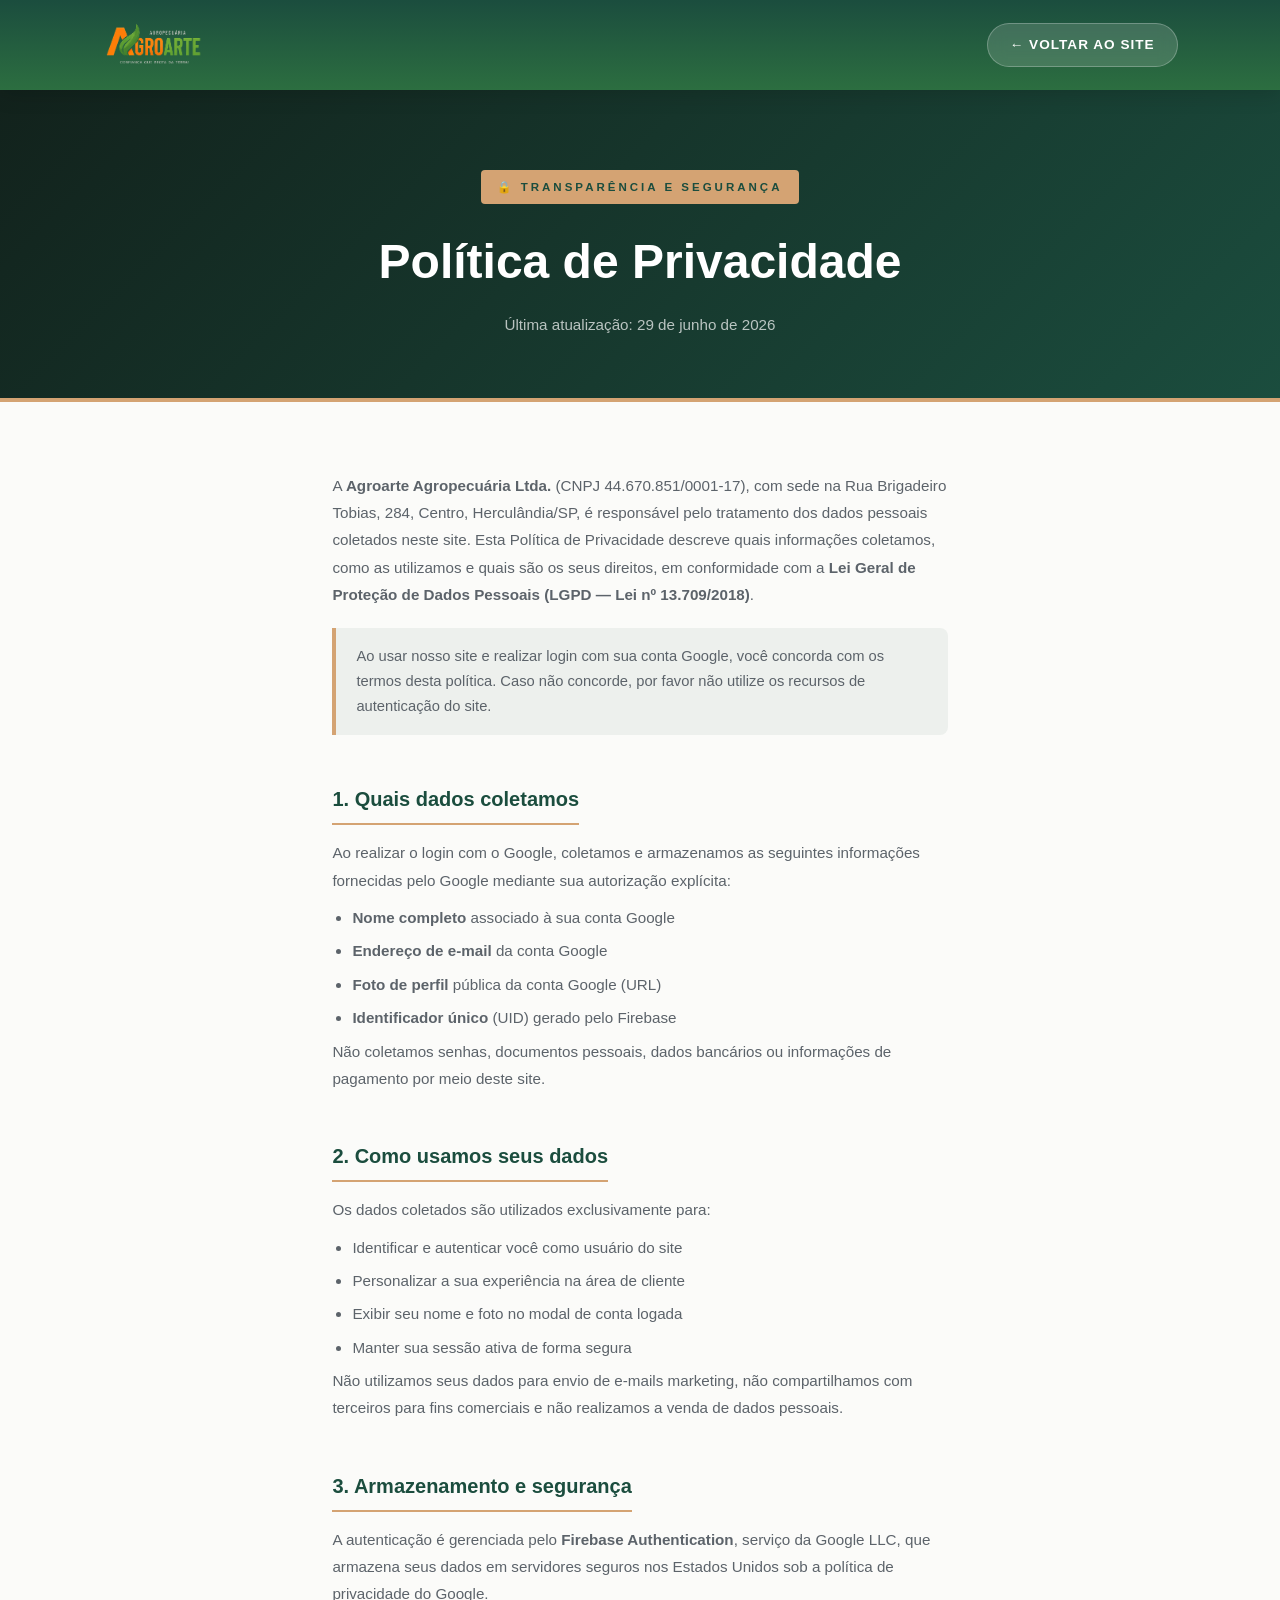
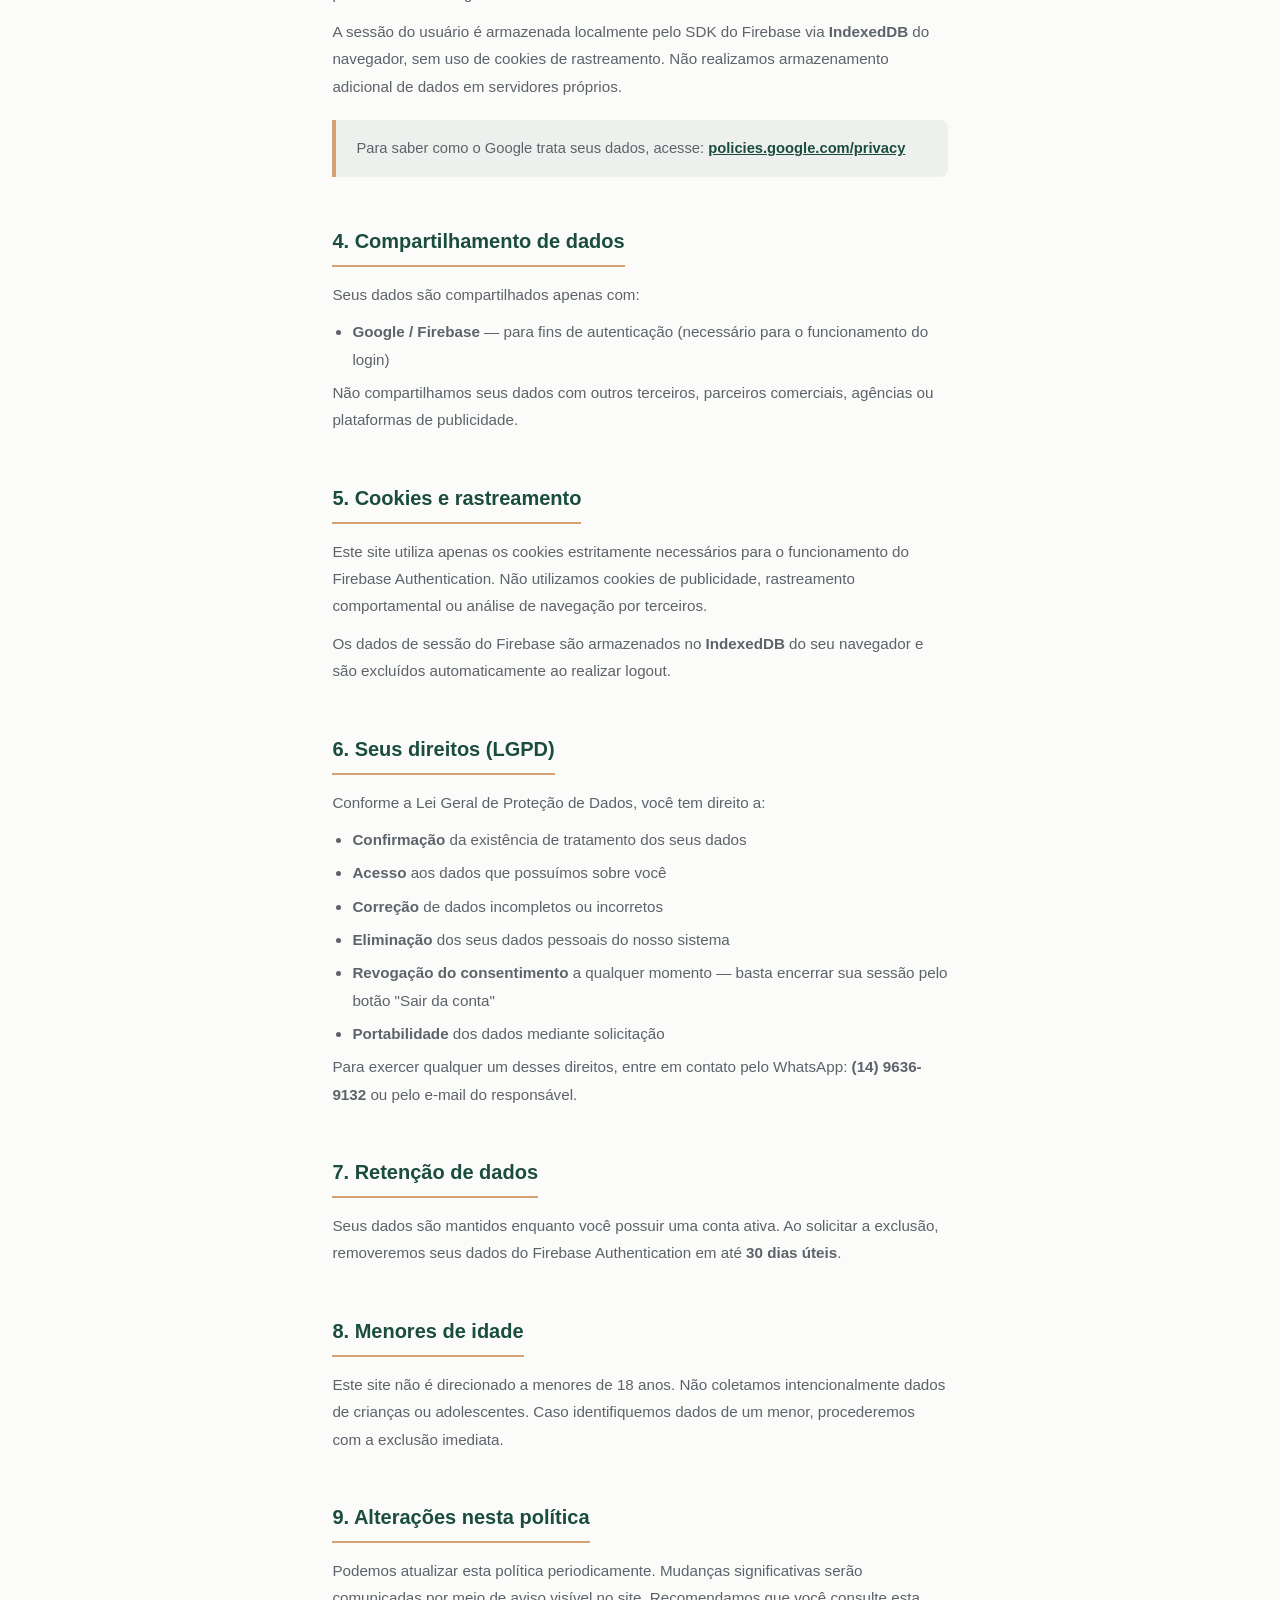
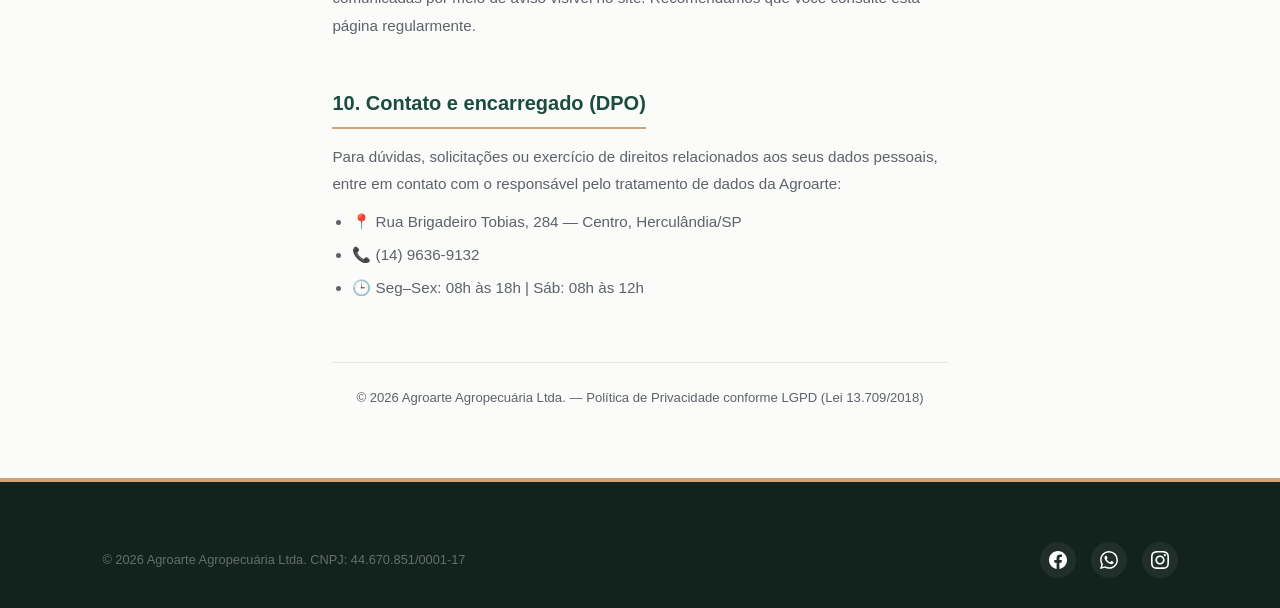
<file: html/privacidade.html>
<!DOCTYPE html>
<html lang="pt-BR">
<head>
  <meta charset="UTF-8">
  <meta name="viewport" content="width=device-width, initial-scale=1.0">
  <meta http-equiv="Content-Security-Policy" content="default-src 'self'; script-src 'self' https://www.gstatic.com https://apis.google.com https://*.firebaseapp.com 'unsafe-inline'; connect-src 'self' https://*.googleapis.com wss://*.firebaseio.com https://*.firebaseapp.com; frame-src 'self' https://accounts.google.com https://*.firebaseapp.com; img-src 'self' https://*.googleusercontent.com https://www.svgrepo.com https://images.unsplash.com https://plus.unsplash.com data:; font-src 'self' https://fonts.gstatic.com; style-src 'self' 'unsafe-inline' https://fonts.googleapis.com;">
  <title>Política de Privacidade | Agroarte Agropecuária</title>
  <meta name="description" content="Política de Privacidade da Agroarte Agropecuária. Saiba como coletamos, usamos e protegemos seus dados pessoais em conformidade com a LGPD.">
  <meta name="robots" content="noindex, follow">
  <link href="https://fonts.googleapis.com/css2?family=Montserrat:wght@400;600;700;800&family=Open+Sans:wght@300;400;600;700&display=swap" rel="stylesheet">
  <link rel="stylesheet" href="../css/style.css?v=3">

</head>
<body>

  <!-- NAV SIMPLIFICADA -->
  <nav>
    <div class="logo-container">
      <a href="../index.html" class="logo-badge">
        <img src="../img/logo.webp" alt="Agroarte Agropecuária">
      </a>
    </div>
    <a href="../index.html" class="nav-btn">← Voltar ao Site</a>
  </nav>

  <!-- HERO DA PÁGINA -->
  <div class="policy-hero">
    <span class="policy-tag">🔒 Transparência e Segurança</span>
    <h1>Política de Privacidade</h1>
    <p>Última atualização: 29 de junho de 2026</p>
  </div>

  <!-- CORPO DA POLÍTICA -->
  <main class="policy-body">

    <div class="policy-section">
      <p>A <strong>Agroarte Agropecuária Ltda.</strong> (CNPJ 44.670.851/0001-17), com sede na Rua Brigadeiro Tobias, 284, Centro, Herculândia/SP, é responsável pelo tratamento dos dados pessoais coletados neste site. Esta Política de Privacidade descreve quais informações coletamos, como as utilizamos e quais são os seus direitos, em conformidade com a <strong>Lei Geral de Proteção de Dados Pessoais (LGPD — Lei nº 13.709/2018)</strong>.</p>
      <div class="policy-highlight">
        Ao usar nosso site e realizar login com sua conta Google, você concorda com os termos desta política. Caso não concorde, por favor não utilize os recursos de autenticação do site.
      </div>
    </div>

    <div class="policy-section">
      <h2>1. Quais dados coletamos</h2>
      <p>Ao realizar o login com o Google, coletamos e armazenamos as seguintes informações fornecidas pelo Google mediante sua autorização explícita:</p>
      <ul>
        <li><strong>Nome completo</strong> associado à sua conta Google</li>
        <li><strong>Endereço de e-mail</strong> da conta Google</li>
        <li><strong>Foto de perfil</strong> pública da conta Google (URL)</li>
        <li><strong>Identificador único</strong> (UID) gerado pelo Firebase</li>
      </ul>
      <p>Não coletamos senhas, documentos pessoais, dados bancários ou informações de pagamento por meio deste site.</p>
    </div>

    <div class="policy-section">
      <h2>2. Como usamos seus dados</h2>
      <p>Os dados coletados são utilizados exclusivamente para:</p>
      <ul>
        <li>Identificar e autenticar você como usuário do site</li>
        <li>Personalizar a sua experiência na área de cliente</li>
        <li>Exibir seu nome e foto no modal de conta logada</li>
        <li>Manter sua sessão ativa de forma segura</li>
      </ul>
      <p>Não utilizamos seus dados para envio de e-mails marketing, não compartilhamos com terceiros para fins comerciais e não realizamos a venda de dados pessoais.</p>
    </div>

    <div class="policy-section">
      <h2>3. Armazenamento e segurança</h2>
      <p>A autenticação é gerenciada pelo <strong>Firebase Authentication</strong>, serviço da Google LLC, que armazena seus dados em servidores seguros nos Estados Unidos sob a política de privacidade do Google.</p>
      <p>A sessão do usuário é armazenada localmente pelo SDK do Firebase via <strong>IndexedDB</strong> do navegador, sem uso de cookies de rastreamento. Não realizamos armazenamento adicional de dados em servidores próprios.</p>
      <div class="policy-highlight">
        Para saber como o Google trata seus dados, acesse: <a href="https://policies.google.com/privacy" target="_blank" rel="noopener noreferrer">policies.google.com/privacy</a>
      </div>
    </div>

    <div class="policy-section">
      <h2>4. Compartilhamento de dados</h2>
      <p>Seus dados são compartilhados apenas com:</p>
      <ul>
        <li><strong>Google / Firebase</strong> — para fins de autenticação (necessário para o funcionamento do login)</li>
      </ul>
      <p>Não compartilhamos seus dados com outros terceiros, parceiros comerciais, agências ou plataformas de publicidade.</p>
    </div>

    <div class="policy-section">
      <h2>5. Cookies e rastreamento</h2>
      <p>Este site utiliza apenas os cookies estritamente necessários para o funcionamento do Firebase Authentication. Não utilizamos cookies de publicidade, rastreamento comportamental ou análise de navegação por terceiros.</p>
      <p>Os dados de sessão do Firebase são armazenados no <strong>IndexedDB</strong> do seu navegador e são excluídos automaticamente ao realizar logout.</p>
    </div>

    <div class="policy-section">
      <h2>6. Seus direitos (LGPD)</h2>
      <p>Conforme a Lei Geral de Proteção de Dados, você tem direito a:</p>
      <ul>
        <li><strong>Confirmação</strong> da existência de tratamento dos seus dados</li>
        <li><strong>Acesso</strong> aos dados que possuímos sobre você</li>
        <li><strong>Correção</strong> de dados incompletos ou incorretos</li>
        <li><strong>Eliminação</strong> dos seus dados pessoais do nosso sistema</li>
        <li><strong>Revogação do consentimento</strong> a qualquer momento — basta encerrar sua sessão pelo botão "Sair da conta"</li>
        <li><strong>Portabilidade</strong> dos dados mediante solicitação</li>
      </ul>
      <p>Para exercer qualquer um desses direitos, entre em contato pelo WhatsApp: <strong>(14) 9636-9132</strong> ou pelo e-mail do responsável.</p>
    </div>

    <div class="policy-section">
      <h2>7. Retenção de dados</h2>
      <p>Seus dados são mantidos enquanto você possuir uma conta ativa. Ao solicitar a exclusão, removeremos seus dados do Firebase Authentication em até <strong>30 dias úteis</strong>.</p>
    </div>

    <div class="policy-section">
      <h2>8. Menores de idade</h2>
      <p>Este site não é direcionado a menores de 18 anos. Não coletamos intencionalmente dados de crianças ou adolescentes. Caso identifiquemos dados de um menor, procederemos com a exclusão imediata.</p>
    </div>

    <div class="policy-section">
      <h2>9. Alterações nesta política</h2>
      <p>Podemos atualizar esta política periodicamente. Mudanças significativas serão comunicadas por meio de aviso visível no site. Recomendamos que você consulte esta página regularmente.</p>
    </div>

    <div class="policy-section">
      <h2>10. Contato e encarregado (DPO)</h2>
      <p>Para dúvidas, solicitações ou exercício de direitos relacionados aos seus dados pessoais, entre em contato com o responsável pelo tratamento de dados da Agroarte:</p>
      <ul>
        <li>📍 Rua Brigadeiro Tobias, 284 — Centro, Herculândia/SP</li>
        <li>📞 (14) 9636-9132</li>
        <li>🕒 Seg–Sex: 08h às 18h | Sáb: 08h às 12h</li>
      </ul>
    </div>

    <p class="policy-update">© 2026 Agroarte Agropecuária Ltda. — Política de Privacidade conforme LGPD (Lei 13.709/2018)</p>
  </main>

  <!-- RODAPÉ SIMPLES -->
  <footer>
    <div class="footer-bottom" style="margin-top: 0; border-top: none; padding-top: 0;">
      <p>© 2026 Agroarte Agropecuária Ltda. CNPJ: 44.670.851/0001-17</p>
      <div class="footer-socials">
        <a href="https://www.facebook.com/AgroarteAgropecuaria/" target="_blank" rel="noopener noreferrer" class="social-icon" title="Facebook">
          <svg viewBox="0 0 24 24" width="18" height="18" fill="currentColor"><path d="M24 12.073c0-6.627-5.373-12-12-12s-12 5.373-12 12c0 5.99 4.388 10.954 10.125 11.854v-8.385H7.078v-3.47h3.047V9.43c0-3.007 1.792-4.669 4.533-4.669 1.312 0 2.686.235 2.686.235v2.953H15.83c-1.491 0-1.956.925-1.956 1.874v2.25h3.328l-.532 3.47h-2.796v8.385C19.612 23.027 24 18.062 24 12.073z"/></svg>
        </a>
        <a href="https://wa.me/5514996336181" target="_blank" rel="noopener noreferrer" class="social-icon" title="WhatsApp">
          <svg viewBox="0 0 24 24" width="18" height="18" fill="currentColor"><path d="M17.472 14.382c-.297-.149-1.758-.867-2.03-.967-.273-.099-.471-.148-.67.15-.197.297-.767.966-.94 1.164-.173.199-.347.223-.644.075-.297-.15-1.255-.463-2.39-1.475-.883-.788-1.48-1.761-1.653-2.059-.173-.297-.018-.458.13-.606.134-.133.298-.347.446-.52.149-.174.198-.298.298-.497.099-.198.05-.371-.025-.52-.075-.149-.669-1.612-.916-2.207-.242-.579-.487-.5-.669-.51-.173-.008-.371-.01-.57-.01-.198 0-.52.074-.792.372-.272.297-1.04 1.016-1.04 2.479 0 1.462 1.065 2.875 1.213 3.074.149.198 2.096 3.2 5.077 4.487.709.306 1.262.489 1.694.625.712.227 1.36.195 1.871.118.571-.085 1.758-.719 2.006-1.413.248-.694.248-1.289.173-1.413-.074-.124-.272-.198-.57-.347m-5.421 7.403h-.004a9.87 9.87 0 01-5.031-1.378l-.361-.214-3.741.982.998-3.648-.235-.374a9.86 9.86 0 01-1.51-5.26c.001-5.45 4.436-9.884 9.888-9.884 2.64 0 5.122 1.03 6.988 2.898a9.825 9.825 0 012.893 6.994c-.003 5.45-4.437 9.884-9.885 9.884m8.413-18.297A11.815 11.815 0 0012.05 0C5.495 0 .16 5.335.157 11.892c0 2.096.547 4.142 1.588 5.945L.057 24l6.305-1.654a11.882 11.882 0 005.683 1.448h.005c6.554 0 11.89-5.335 11.893-11.893a11.821 11.821 0 00-3.48-8.413z"/></svg>
        </a>
        <a href="https://www.instagram.com/agroarteherc/" target="_blank" rel="noopener noreferrer" class="social-icon" title="Instagram">
          <svg viewBox="0 0 24 24" width="18" height="18" fill="currentColor"><path d="M12 2.163c3.204 0 3.584.012 4.85.07 3.252.148 4.771 1.691 4.919 4.919.058 1.265.069 1.645.069 4.849 0 3.205-.012 3.584-.069 4.849-.149 3.225-1.664 4.771-4.919 4.919-1.266.058-1.644.07-4.85.07-3.204 0-3.584-.012-4.849-.07-3.26-.149-4.771-1.699-4.919-4.92-.058-1.265-.07-1.644-.07-4.849 0-3.204.013-3.583.07-4.849.149-3.227 1.664-4.771 4.919-4.919 1.266-.057 1.645-.069 4.849-.069zm0-2.163c-3.259 0-3.667.014-4.947.072-4.358.2-6.78 2.618-6.98 6.98-.059 1.281-.073 1.689-.073 4.948 0 3.259.014 3.668.072 4.948.2 4.358 2.618 6.78 6.98 6.98 1.281.058 1.689.072 4.948.072 3.259 0 3.668-.014 4.948-.072 4.354-.2 6.782-2.618 6.979-6.98.059-1.28.073-1.689.073-4.948 0-3.259-.014-3.667-.072-4.947-.196-4.354-2.617-6.78-6.979-6.98-1.281-.059-1.69-.073-4.949-.073zm0 5.838c-3.403 0-6.162 2.759-6.162 6.162s2.759 6.163 6.162 6.163 6.162-2.759 6.162-6.163c0-3.403-2.759-6.162-6.162-6.162zm0 10.162c-2.209 0-4-1.79-4-4 0-2.209 1.791-4 4-4s4 1.791 4 4c0 2.21-1.791 4-4 4zm6.406-11.845c-.796 0-1.441.645-1.441 1.44s.645 1.44 1.441 1.44c.795 0 1.439-.645 1.439-1.44s-.644-1.44-1.439-1.44z"/></svg>
        </a>
      </div>
    </div>
  </footer>

</body>
</html>
</file>
<file: css/style.css>
:root {
    --primary: #1b4d3e;       /* Verde Floresta Escuro (Força, Terra, Campo) */
    --primary-light: #2c6e59; /* Verde Médio */
    --accent: #d4a373;        /* Tom de Couro / Dourado Quente (Tradição, Selaria) */
    --accent-dark: #b58253;   /* Tom de Couro Escuro */
    --bg-cream: #fbfbf9;      /* Fundo Creme Off-white Suave (Sofisticação) */
    --bg-dark: #12221c;       /* Fundo super escuro para o Footer e seções escuras */
    --text-dark: #212529;
    --black: #000000;     /* Texto principal */
    --text-muted: #5c636a;    /* Texto secundário */
    --white: #ffffff;
    --whatsapp: #25d366;      /* Verde WhatsApp oficial */
    --shadow-premium: 0 10px 30px rgba(27, 77, 62, 0.08);
    --transition: all 0.3s cubic-bezier(0.25, 0.8, 0.25, 1);
}

* {
    margin: 0;
    padding: 0;
    box-sizing: border-box;
}

html {
    scroll-behavior: smooth;
}

body {
    font-family: 'Open Sans', sans-serif;
    background: var(--bg-cream);
    color: var(--text-dark);
    overflow-x: hidden;
    line-height: 1.6;
}

body.modal-open {
    overflow: hidden;
}

h1, h2, h3, h4 {
    font-family: 'Montserrat', sans-serif;
    font-weight: 700;
    color: var(--primary);
}

/* ── NAVEGAÇÃO ── */
nav {
    position: sticky;
    height: 90px;
    top: 0;
    left: 0;
    right: 0;
    display: flex;
    justify-content: space-between;
    align-items: center;
    padding: 0px 8vw;
    background: linear-gradient(to bottom, #1b4d3e, #2c6e40);
    z-index: 100;
    box-shadow: 0 4px 20px rgba(0, 0, 0, 0.15);
    gap: 20px;
}

/*style form login*/
#login-modal {
  position: fixed;
  inset: 0;
  z-index: 110;
  display: flex;
  align-items: center;
  justify-content: center;
  padding: 24px;
  background: rgba(8, 16, 14, 0.7);
  backdrop-filter: blur(6px);
}

#login-modal[hidden] {
  display: none !important;
}

.modal-backdrop {
  position: absolute;
  inset: 0;
}

.auth-shell {
  position: relative;
  z-index: 111;
  width: min(100%, 420px);
}

.form {
  position: relative;
  display: flex;
  overflow-y: auto;
  z-index: 111;
  flex-direction: column;
  gap: 10px;
  background-color: #ffffff;
  padding: 30px;
  height: auto;
  max-height: min(90vh, 760px);
  width: 100%;
  border-radius: 20px;
  box-shadow: 0 18px 45px rgba(0, 0, 0, 0.22);
  font-family: -apple-system, BlinkMacSystemFont, 'Segoe UI', Roboto, Oxygen, Ubuntu, Cantarell, 'Open Sans', 'Helvetica Neue', sans-serif;
}

.auth-form[hidden] {
  display: none !important;
}

.fechar{
    display: flex;
    align-items: center;
}

::placeholder {
  font-family: -apple-system, BlinkMacSystemFont, 'Segoe UI', Roboto, Oxygen, Ubuntu, Cantarell, 'Open Sans', 'Helvetica Neue', sans-serif;
}

.form button {
  align-self: flex-end;
}

.flex-column > label {
  color: #151717;
  font-weight: 600;
}

.flex-row {
  display: flex;
  flex-direction: row;
  align-items: center;
  gap: 10px;
  justify-content: space-between;
}

.btn {
  margin-top: 10px;
  width: 100%;
  height: 50px;
  border-radius: 10px;
  display: flex;
  justify-content: center;
  align-items: center;
  font-weight: 500;
  gap: 10px;
  border: 1px solid #ededef;
  background-color: white;
  cursor: pointer;
  transition: 0.2s ease-in-out;
}

.btn:hover {
  border: 1px solid var(--primary);
}

/**/
.user-login{
    width: 50px;height: 50px;
    display: flex;
    border-radius: 50%;
    align-items: center;
    justify-content: center;
    background-color: var(--bg-cream);
    transition: transform 100ms ease-in, border-color 0.2s, background-color 0.2s;
    cursor: pointer;
}

.user-login img{
    width: 35px; height: 35px;
}

.user-login:hover{
    transform: rotateX(15deg) rotateY(15deg);
    transform-style: preserve-3d;
    box-shadow: 0 15px 40px rgba(37, 211, 102, 0.5);
}

.user-login.is-authenticated {
    border: 2px solid var(--whatsapp);
    background-color: rgba(37, 211, 102, 0.1);
}

.logo-container {
    display: flex;
    align-items: center;
    gap: 10px;
    overflow: hidden;
}

.logo-badge {
    width: 100px;
    height: 100px;
    border-radius: 8px;
    overflow: hidden;
    display: flex;
    align-items: center;
    justify-content: center;
    background: none;
    padding: 0;
    flex-shrink: 0;
}

.logo-badge img {
    width: 100px;
    height: 100px;
    object-fit: contain;
    display: block;
}

.logo-text {
    font-family: 'Montserrat', sans-serif;
    font-size: 1.4rem;
    color: var(--white);
    font-weight: 800;
    letter-spacing: 0.5px;
    text-shadow: 0 2px 10px rgba(0,0,0,0.3);
}

.logo-text span {
    color: var(--accent);
    font-weight: 400;
    font-size: 0.95rem;
    display: block;
    margin-top: -4px;
    letter-spacing: 2px;
    text-transform: uppercase;
}

.nav-btn {
    background: rgba(255, 255, 255, 0.15);
    backdrop-filter: blur(8px);
    justify-content: flex-end;
    position: relative;
    border: 1px solid rgba(255, 255, 255, 0.25);
    color: var(--white);
    text-decoration: none;
    padding: 10px 22px;
    border-radius: 50px;
    font-weight: 600;
    font-size: 0.85rem;
    text-transform: uppercase;
    letter-spacing: 1px;
    transition: var(--transition);
}

.nav-btn:hover {
    background: var(--accent);
    color: var(--primary);
    border-color: var(--accent);
    transform: translateY(-2px);
    box-shadow: 0 5px 15px rgba(212, 163, 115, 0.4);
}

/* ── HERO SECTION ── */
.hero {
    min-height: 95vh;
    background:
    linear-gradient(135deg, rgba(10, 22, 18, 0.88) 0%, rgba(27, 77, 62, 0.75) 55%, rgba(18, 34, 28, 0.70) 100%),
    url('../img/fachadaloja.png') center/cover no-repeat;
    display: flex;
    flex-direction: column;
    justify-content: center;
    align-items: flex-start;
    padding: 45px 8vw 80px;
    position: relative;
}

.hero::after {
    content: '';
    position: relative;
    bottom: 0;
    left: 0;
    right: 0;
    height: 100px;
    background: linear-gradient(to bottom, transparent, var(--bg-cream));
    pointer-events: none;
}

.hero-tag {
    display: flex;
    align-items: center;
    gap: 14px;
    margin-bottom: 20px;
    animation: fadeInUp 0.8s ease both;
}

.hero-tag-line {
    display: block;
    height: 1px;
    width: 40px;
    background: linear-gradient(to right, transparent, var(--accent));
    flex-shrink: 0;
}

.hero-tag-line:last-child {
    background: linear-gradient(to left, transparent, var(--accent));
}

.hero-tag-text {
    font-family: 'Montserrat', sans-serif;
    font-size: 0.72rem;
    font-weight: 700;
    text-transform: uppercase;
    letter-spacing: 4px;
    color: var(--accent);
    white-space: nowrap;
    position: relative;
    padding: 6px 0;
}

.hero h1 {
    font-size: clamp(2.2rem, 5.5vw, 4.2rem);
    line-height: 1.15;
    color: var(--white);
    max-width: 850px;
    margin-bottom: 20px;
    font-weight: 800;
    animation: fadeInUp 0.8s 0.1s ease both;
}

.hero h1 span {
    color: var(--accent);
    background: linear-gradient(120deg, var(--accent) 0%, #ffe6a7 100%);
    background-clip: text;
    -webkit-background-clip: text;
    -webkit-text-fill-color: transparent;
}

.hero p {
    font-size: clamp(1rem, 2vw, 1.2rem);
    color: rgba(255, 255, 255, 0.9);
    max-width: 600px;
    margin-bottom: 40px;
    font-weight: 300;
    animation: fadeInUp 0.8s 0.2s ease both;
}

/* Botão de conversão do WhatsApp de alto impacto */
.btn-action {
    display: inline-flex;
    align-items: center;
    gap: 12px;
    background: var(--whatsapp);
    color: var(--white);
    font-size: 1.1rem;
    font-weight: 700;
    padding: 18px 36px;
    border-radius: 8px;
    text-decoration: none;
    transition: var(--transition);
    box-shadow: 0 10px 30px rgba(37, 211, 102, 0.4);
    animation: fadeInUp 0.8s 0.3s ease both;
}

.btn-action:hover {
    transform: translateY(-4px) scale(1.02);
    box-shadow: 0 15px 40px rgba(37, 211, 102, 0.5);
    background: #20ba56;
}

.btn-action svg {
    width: 24px;
    height: 24px;
    fill: var(--white);
}

.hero-badges-container {
    display: flex;
    gap: 16px;
    margin-top: 50px;
    flex-wrap: wrap;
    animation: fadeInUp 0.8s 0.4s ease both;
}

.hero-badge-item {
    display: flex;
    align-items: center;
    gap: 10px;
    color: rgba(255,255,255,0.92);
    font-size: 0.88rem;
    font-weight: 500;
    background: rgba(255,255,255,0.1);
    backdrop-filter: blur(8px);
    padding: 10px 18px;
    border-radius: 50px;
    border: 1px solid rgba(255,255,255,0.18);
    transition: background 0.3s ease, border-color 0.3s ease;
}

.hero-badge-item:hover {
    background: rgba(212, 163, 115, 0.2);
    border-color: rgba(212, 163, 115, 0.5);
}

.badge-icon-svg {
    width: 20px;
    height: 20px;
    stroke: var(--accent);
    flex-shrink: 0;
    transition: transform 0.3s cubic-bezier(0.25, 0.8, 0.25, 1), filter 0.3s ease;
    display: inline-block;
}

/* Bounce na localização - hover */
.badge-local:hover .badge-icon-svg {
    animation: badgeBounce 0.6s ease infinite alternate;
}

/* Movimento de rodagem/deslocamento no caminhão - hover */
.badge-entrega:hover .badge-icon-svg {
    animation: badgeDrive 0.8s ease-in-out infinite;
}

/* Efeito de rotação/flip 3D no cartão - hover */
.badge-cartao:hover .badge-icon-svg {
    animation: badgeFlip 0.8s ease-in-out;
}

@keyframes badgeBounce {
    0% { transform: translateY(0); }
    100% { transform: translateY(-5px); }
}

@keyframes badgeDrive {
    0%, 100% { transform: translateX(0); }
    50% { transform: translateX(6px); }
}

@keyframes badgeFlip {
    0% { transform: rotateY(0); }
    100% { transform: rotateY(360deg); }
}


/* ── DEPARTAMENTOS (CATÁLOGO) ── */
.secrd-dep {
  width: 100%;
  height: 100%;
}

.sec-header {
    text-align: center;
    max-width: 700px;
    margin: 0 auto 60px;
}

.sec-header .tag {
    font-size: 0.75rem;
    color: var(--accent-dark);
    text-transform: uppercase;
    letter-spacing: 4px;
    font-weight: 700;
    margin-bottom: 12px;
    display: block;
}

.sec-header h2 {
    font-size: clamp(1.8rem, 3.5vw, 2.6rem);
    margin-bottom: 16px;
    position: relative;
    display: inline-block;
}

.sec-header h2::after {
    content: '';
    position: absolute;
    bottom: -8px;
    left: 50%;
    transform: translateX(-50%);
    width: 60px;
    height: 4px;
    background: var(--accent);
    border-radius: 2px;
}

.sec-header p {
    color: var(--text-muted);
    font-size: 1.05rem;
    margin-top: 10px;
}

.categorias .grid-deps {
    display: grid;
    grid-template-columns: repeat(3, minmax(220px, 1fr));
    gap: 24px;
    align-items: stretch;
    perspective: 900px;
}

.categorias .card-dep {
    background: var(--white);
    border-radius: 12px;
    overflow: hidden;
    box-shadow: var(--shadow-premium);
    transition: transform 180ms ease, box-shadow 220ms ease, border-color 220ms ease, filter 220ms ease;
    border: 1px solid rgba(0,0,0,0.03);
    position: relative;
    height: 100%;
    display: flex;
    flex-direction: column;
    transform-style: preserve-3d;
    will-change: transform;
    transform: scale(0.95);
}

.categorias .card-dep:hover {
    transform: translateY(-8px) rotateX(3deg) rotateY(-3deg) scale(0.95);
    box-shadow: 0 24px 46px rgba(27, 77, 62, 0.16);
    border-color: rgba(212, 163, 115, 0.3);
    filter: brightness(1.02);
}

.categorias .card-dep::before {
    content: '';
    position: absolute;
    inset: 0;
    border-radius: inherit;
    background: linear-gradient(135deg, rgba(212, 163, 115, 0.2), rgba(27, 77, 62, 0.08));
    opacity: 0;
    pointer-events: none;
    transition: opacity 220ms ease;
    z-index: 1;
}

.card-dep:hover::before {
    opacity: 1;
}

.categorias .card-img-wrapper {
    position: relative;
    height: 180px;
    overflow: hidden;
    z-index: 2;
}

.categorias .card-dep img {
    width: 100%;
    height: 100%;
    object-fit: cover;
    transition: transform 0.5s ease;
}

.categorias .card-dep:hover img {
    transform: scale(1.08);
}

.card-icon-badge {
    position: absolute;
    bottom: 10px;
    right: 14px;
    background: var(--primary-light);
    color: var(--primary);
    width: 50px;
    height: 50px;
    border-radius: 50%;
    display: flex;
    align-items: center;
    justify-content: center;
    font-size: 1.5rem;
    box-shadow: 0 4px 15px rgba(212, 163, 115, 0.4);
    z-index: 2;
}

.categorias .card-body {
    width: 100%;
    min-height: 180px;
    padding: 20px 18px 18px;
    flex: 1;
    position: relative;
    z-index: 2;
}

.card-dep h3 {
    font-size: 1.25rem;
    margin-bottom: 12px;
}

.card-dep p {
    color: var(--text-muted);
    font-size: 0.92rem;
    line-height: 1.6;
    margin-bottom: 20px;
}

.card-footer {
    border-top: 1px solid #f1f1f1;
    padding: 20px 24px;
    display: flex;
    justify-content: space-between;
    align-items: center;
    margin-top: auto;
    position: relative;
    z-index: 2;
}

.card-link {
    color: var(--primary);
    font-weight: 700;
    font-size: 0.85rem;
    text-transform: uppercase;
    letter-spacing: 0.5px;
    text-decoration: none;
    display: inline-flex;
    align-items: center;
    gap: 6px;
    transition: var(--transition);
}

.card-dep:hover .card-link {
    color: var(--accent-dark);
}

/* ── HUMANIZAÇÃO E HISTÓRIA (SOBRE NÓS) ── */
.sobre {
    background: var(--white);
    display: grid;
    grid-template-columns: minmax(280px, 0.95fr) minmax(0, 1.05fr);
    align-items: center;
    gap: 48px 64px;
}

.sobre-img-container {
    position: relative;
    width: 100%;
}

.sobre-img-container img {
    width: 100%;
    height: 320px;
    display: block;
    object-fit: cover;
    object-position: center;
    border-radius: 12px;
    box-shadow: var(--shadow-premium);
}

/* Detalhe estético elegante de borda */
.sobre-img-container::before {
    content: '';
    position: absolute;
    top: -20px;
    left: -20px;
    width: 80px;
    height: 80px;
    border-top: 6px solid var(--accent);
    border-left: 6px solid var(--accent);
    border-radius: 12px 0 0 0;
    z-index: 1;
}

.sobre-img-container::after {
    content: '';
    position: absolute;
    bottom: -20px;
    right: -20px;
    width: 80px;
    height: 80px;
    border-bottom: 6px solid var(--primary);
    border-right: 6px solid var(--primary);
    border-radius: 0 0 12px 0;
    z-index: 1;
}

.sobre-texto h2 {
    font-size: clamp(1.8rem, 3.5vw, 2.5rem);
    margin-bottom: 24px;
    line-height: 1.2;
}

.sobre-texto h2 span {
    color: var(--accent-dark);
}

.sobre-texto p {
    color: var(--text-muted);
    margin-bottom: 20px;
    font-size: 1.02rem;
}

.sobre-texto p strong {
    color: var(--primary);
}

.gal-grid {
    display: grid;
    grid-template-columns: repeat(4, 1fr);
    grid-auto-rows: 160px;
    gap: 18px;
    max-width: 1100px;
    margin: 0 auto;
}

.gal-item {
    border-radius: 14px;
    position: relative;
    overflow: hidden;
    display: flex;
    align-items: flex-end;
    padding: 16px;
    color: #fff;
    font-weight: 600;
    font-size: 0.92rem;
    cursor: pointer;
    transition: transform 0.35s ease, box-shadow 0.35s ease;
}

.gal-item:hover {
    transform: scale(1.02);
    box-shadow: 0 16px 40px rgba(27, 77, 62, 0.22);
    z-index: 2;
}

.gal-item img {
    position: absolute;
    inset: 0;
    width: 100%;
    height: 100%;
    object-fit: cover;
    z-index: 0;
    transition: transform 0.6s ease;
}

.gal-item:hover img {
    transform: scale(1.07);
}

.gal-item span {
    position: relative;
    z-index: 2;
    text-shadow: 0 2px 6px rgba(0,0,0,0.6);
}

.gal-item::before {
    content: '';
    position: absolute;
    inset: 0;
    opacity: 0.35;
    z-index: 1;
    transition: opacity 0.3s;
}

.gal-item:hover::before { opacity: 0.1; }

.gal-item::after {
    content: '';
    position: absolute;
    inset: 0;
    background: linear-gradient(0deg, rgba(0,0,0,0.85), transparent 70%);
    z-index: 1;
}

/* Cores por item — iguais ao viveiro adaptadas para o agro */
.g1 { grid-column: span 2; grid-row: span 2; }
.g1::before { background: linear-gradient(135deg, #1b4d3e, #0a1610); }
.g2::before { background: linear-gradient(135deg, #4a7c59, #2c5e3c); }
.g3::before { background: linear-gradient(135deg, #d4a373, #8c6a24); }
.g4::before { background: linear-gradient(135deg, #4a3728, #2b1f17); }
.g5 { grid-column: span 2; }
.g5::before { background: linear-gradient(135deg, #1b4d3e, #4a7c59); }

/* Responsivo tablet */
@media (max-width: 900px) {
    .gal-grid {
        grid-template-columns: repeat(2, 1fr);
        grid-auto-rows: 150px;
    }
    .g1 { grid-column: span 2; }
    .g5 { grid-column: span 2; }
}

/* Responsivo mobile */
@media (max-width: 500px) {
    .gal-grid {
        grid-template-columns: 1fr 1fr;
        grid-auto-rows: 120px;
        gap: 10px;
    }
    .g1 { grid-column: span 2; }
    .g5 { grid-column: span 2; }
}

.diferenciais-mini {
    display: grid;
    grid-template-columns: 1fr 1fr;
    gap: 20px;
    margin-top: 35px;
}

.dif-mini-item {
    display: flex;
    align-items: center;
    gap: 12px;
}

.dif-mini-icon {
    width: 42px;
    height: 42px;
    background: rgba(27, 77, 62, 0.06);
    border-radius: 50%;
    display: flex;
    align-items: center;
    justify-content: center;
    color: var(--primary);
    font-size: 1.1rem;
    min-width: 42px;
}

.dif-mini-text h4 {
    font-size: 0.9rem;
    margin-bottom: 2px;
}

.dif-mini-text span {
    font-size: 0.8rem;
    color: var(--text-muted);
}

/* ── DIFERENCIAIS ── */
.diferenciais-section {
    background: linear-gradient(to bottom, var(--bg-cream) 0%, #f4f4f0 100%);
}

.grid-dif {
    display: grid;
    grid-template-columns: repeat(auto-fit, minmax(230px, 1fr));
    gap: 30px;
}

.card-dif {
    background: var(--white);
    padding: 40px 30px;
    border-radius: 12px;
    box-shadow: var(--shadow-premium);
    text-align: center;
    transition: var(--transition);
    border-bottom: 4px solid transparent;
}

.card-dif:hover {
    transform: translateY(-5px);
    border-bottom-color: var(--accent);
    box-shadow: 0 15px 35px rgba(27, 77, 62, 0.1);
}

.icon-dif-wrapper {
    width: 70px;
    height: 70px;
    background: rgba(212, 163, 115, 0.15);
    border-radius: 50%;
    display: flex;
    align-items: center;
    justify-content: center;
    margin: 0 auto 24px;
    font-size: 2rem;
    color: var(--accent-dark);
    transition: all 0.5s ease;
}

.icon-dif-wrapper img {
    width: 100%;
    height: 100%;
    object-fit: cover;
    border-radius: 50%;
}

.card-dif:hover .icon-dif-wrapper {
    background: var(--primary);
    color: var(--white);
    transform: rotateY(360deg);
    
}

.card-dif h3 {
    font-size: 1.15rem;
    margin-bottom: 12px;
}

.card-dif p {
    font-size: 0.9rem;
    color: var(--text-muted);
    line-height: 1.6;
}

/* ── NOVO: PROVA SOCIAL (TESTEMUNHOS DE CLIENTES REAIS) ── */
.depoimentos {
    background: var(--white);
}

.grid-depoimentos {
    display: grid;
    grid-template-columns: repeat(auto-fit, minmax(300px, 1fr));
    gap: 30px;
    margin-top: 20px;
}

.card-depoimento {
    background: var(--bg-cream);
    padding: 35px;
    border-radius: 12px;
    box-shadow: 0 5px 20px rgba(0,0,0,0.02);
    border: 1px solid rgba(0,0,0,0.02);
    display: flex;
    flex-direction: column;
    justify-content: space-between;
    position: relative;
}

.card-depoimento::before {
    content: '“';
    position: absolute;
    top: 10px;
    left: 20px;
    font-size: 5rem;
    color: rgba(212, 163, 115, 0.2);
    font-family: 'Montserrat', sans-serif;
    line-height: 1;
}

.depoimento-text {
    font-style: italic;
    color: var(--text-dark);
    font-size: 0.95rem;
    position: relative;
    z-index: 1;
    margin-bottom: 25px;
}

.depoimento-autor {
    display: flex;
    align-items: center;
    gap: 14px;
}

.autor-avatar {
    width: 48px;
    height: 48px;
    background: var(--primary);
    color: var(--white);
    border-radius: 50%;
    display: flex;
    align-items: center;
    justify-content: center;
    font-weight: 700;
    font-size: 1.1rem;
}

.autor-info h4 {
    font-size: 0.95rem;
    color: var(--primary);
    margin-bottom: 2px;
}

.autor-info span {
    font-size: 0.78rem;
    color: var(--text-muted);
    display: block;
}

/* ── NOVO: FAQ (PERGUNTAS FREQUENTES) ── */
.faq-section {
    background: #f4f4f0;
}

.faq-wrapper {
    max-width: 800px;
    margin: 0 auto;
}

.faq-item {
    background: var(--white);
    border-radius: 8px;
    margin-bottom: 16px;
    box-shadow: 0 4px 15px rgba(0,0,0,0.01);
    overflow: hidden;
    border: 1px solid rgba(0,0,0,0.02);
    transition: var(--transition);
}

.faq-trigger {
    width: 100%;
    padding: 24px;
    display: flex;
    justify-content: space-between;
    align-items: center;
    background: none;
    border: none;
    text-align: left;
    font-family: 'Montserrat', sans-serif;
    font-size: 1.05rem;
    font-weight: 700;
    color: var(--primary);
    cursor: pointer;
    outline: none;
}

.faq-trigger span {
    display: flex;
    align-items: center;
    justify-content: center;
    width: 30px;
    height: 30px;
    background: rgba(27, 77, 62, 0.05);
    color: var(--primary);
    border-radius: 50%;
    font-size: 1.2rem;
    font-weight: 400;
    transition: var(--transition);
}

.faq-item.active {
    border-color: rgba(212, 163, 115, 0.4);
    box-shadow: 0 10px 25px rgba(27, 77, 62, 0.05);
}

.faq-item.active .faq-trigger span {
    transform: rotate(45deg);
    background: var(--accent);
    color: var(--primary);
}

.faq-content {
    max-height: 0;
    overflow: hidden;
    transition: max-height 0.3s ease-out;
}

.faq-content p {
    padding: 0 24px 24px;
    color: var(--text-muted);
    font-size: 0.95rem;
    line-height: 1.7;
}

/* ── CTA FINAL ── */
.cta-final {
    background:
    linear-gradient(135deg, rgba(18, 34, 28, 0.95) 0%, rgba(27, 77, 62, 0.9) 100%),
    url('https://images.unsplash.com/photo-1500937386664-56d1dfef3854?w=1600&q=80') center/cover no-repeat;
    padding: 100px 8vw;
    text-align: center;
    position: relative;
}

.cta-final h2 {
    font-size: clamp(2rem, 4.5vw, 3.2rem);
    color: var(--white);
    margin-bottom: 16px;
    font-weight: 800;
}

.cta-final h2 span {
    color: var(--accent);
}

.cta-final p {
    color: rgba(255, 255, 255, 0.8);
    font-size: 1.15rem;
    margin-bottom: 40px;
    max-width: 600px;
    margin-left: auto;
    margin-right: auto;
    font-weight: 300;
}

.cta-buttons {
    display: flex;
    gap: 16px;
    justify-content: center;
    flex-wrap: wrap;
    width: 100%;
}

.btn-mercadolivre {
    background: #FFE600 !important;
    color: #333 !important;
}

.btn-mercadolivre:hover {
    background: #f0d800 !important;
    color: #000 !important;
    box-shadow: 0 15px 40px rgba(255, 230, 0, 0.3) !important;
}

.btn-mercadolivre svg {
    fill: none !important;
}

/* ── RODAPÉ (FOOTER) ── */
footer {
    background: var(--bg-dark);
    padding: 60px 8vw 30px;
    color: var(--white);
    border-top: 4px solid var(--accent);
}

.footer-grid {
    display: grid;
    grid-template-columns: 1.6fr 1fr 1.2fr;
    gap: 48px;
    margin-bottom: 48px;
    align-items: start;
}

.footer-logo-text {
    font-family: 'Montserrat', sans-serif;
    font-size: 1.4rem;
    color: var(--accent);
    font-weight: 800;
    letter-spacing: 0.5px;
    margin-bottom: 14px;
    display: block;
}

.footer-logo-text span {
    color: rgba(255,255,255,0.6);
    font-weight: 400;
    font-size: 0.85rem;
    display: block;
    margin-top: -2px;
    letter-spacing: 2px;
    text-transform: uppercase;
}

.footer-brand p {
    color: rgba(255,255,255,0.6);
    font-size: 0.88rem;
    line-height: 1.7;
    max-width: 300px;
}

.footer-col h4 {
    color: var(--accent);
    font-size: 0.95rem;
    font-weight: 700;
    text-transform: uppercase;
    letter-spacing: 1.5px;
    margin-bottom: 22px;
    position: relative;
    padding-bottom: 10px;
}

.footer-col h4::after {
    content: '';
    position: absolute;
    bottom: 0;
    left: 0;
    width: 28px;
    height: 2px;
    background: var(--accent);
    border-radius: 2px;
}

.footer-links {
    list-style: none;
}

.footer-links li {
    margin-bottom: 12px;
}

.footer-links a {
    color: rgba(255,255,255,0.55);
    text-decoration: none;
    font-size: 0.9rem;
    transition: color 0.2s ease, padding-left 0.2s ease;
    display: inline-block;
}

.footer-links a:hover {
    color: var(--accent);
    padding-left: 6px;
}

.footer-info {
    display: flex;
    flex-direction: column;
    gap: 14px;
}

.footer-info-item {
    display: flex;
    align-items: flex-start;
    gap: 12px;
    color: rgba(255,255,255,0.6);
    font-size: 0.88rem;
    line-height: 1.6;
}

.footer-info-icon {
    font-size: 1rem;
    flex-shrink: 0;
    margin-top: 2px;
    display: flex;
    align-items: center;
    justify-content: center;
}

.footer-info-icon img {
    width: 20px;
    height: 20px;
    object-fit: contain;
}

.footer-info-item strong {
    color: var(--white);
}

.footer-bottom {
    border-top: 1px solid rgba(255,255,255,0.07);
    padding-top: 28px;
    display: flex;
    justify-content: space-between;
    align-items: center;
    flex-wrap: wrap;
    gap: 12px;
}

.footer-bottom p {
    color: rgba(255,255,255,0.35);
    font-size: 0.8rem;
}

.footer-privacy-link {
    color: rgba(255,255,255,0.4);
    font-size: 0.8rem;
    text-decoration: none;
    transition: color 0.2s ease;
    white-space: nowrap;
}

.footer-privacy-link:hover {
    color: var(--accent);
}

.footer-socials {
    display: flex;
    gap: 15px;
}

.social-icon {
    width: 36px;
    height: 36px;
    background: rgba(255,255,255,0.06);
    color: var(--white);
    border-radius: 50%;
    display: flex;
    align-items: center;
    justify-content: center;
    text-decoration: none;
    font-size: 1.1rem;
    transition: var(--transition);
}

.social-icon:hover {
    background: var(--accent);
    color: var(--primary);
    transform: translateY(-3px);
}

/* ── ANIMAÇÃO DE ENTRADA ── */
@keyframes fadeInUp {
    from {
    opacity: 0;
    transform: translateY(30px);
    }
    to {
    opacity: 1;
    transform: translateY(0);
    }
}

.reveal {
    opacity: 0;
    transform: translateY(40px);
    transition: opacity 0.8s cubic-bezier(0.25, 0.8, 0.25, 1), transform 0.8s cubic-bezier(0.25, 0.8, 0.25, 1);
}

.reveal.visible {
    opacity: 1;
    transform: translateY(0);
}

/* ── CATEGORIAS DE PRODUTOS & PAINÉIS ── */
.categoria-produtos {
    display: none;
    margin-top: 40px;
    padding: 40px 30px;
    background: var(--white);
    border-radius: 16px;
    box-shadow: var(--shadow-premium);
    border: 1px solid rgba(0,0,0,0.03);
    transition: opacity 0.4s ease, transform 0.4s ease;
    opacity: 0;
    transform: translateY(20px);
}

.categoria-produtos.active {
    display: block;
    opacity: 1;
    transform: translateY(0);
}

.categoria-panel {
    display: none;
}

.categoria-panel.active {
    display: block;
    animation: panelFadeIn 0.5s cubic-bezier(0.25, 0.8, 0.25, 1) forwards;
}

@keyframes panelFadeIn {
    from {
        opacity: 0;
        transform: translateY(15px);
    }
    to {
        opacity: 1;
        transform: translateY(0);
    }
}

.categoria-panel-header {
    margin-bottom: 28px;
    border-bottom: 2px solid var(--accent);
    padding-bottom: 12px;
}

.categoria-panel-header span {
    color: var(--text-muted);
    font-size: 0.85rem;
    text-transform: uppercase;
    letter-spacing: 1.5px;
    font-weight: 600;
}

.categoria-panel-header h3 {
    font-size: 2rem;
    color: var(--primary);
    margin-top: 6px;
}

.produto-grid {
    display: grid;
    grid-template-columns: repeat(auto-fit, minmax(280px, 1fr));
    gap: 24px;
}

.produto-item {
    background: var(--bg-cream);
    padding: 24px;
    border-radius: 14px;
    border: 1px solid rgba(0,0,0,0.02);
    transition: transform 0.3s cubic-bezier(0.25, 0.8, 0.25, 1), box-shadow 0.3s ease, border-color 0.3s ease;
}

.produto-item:hover {
    transform: translateY(-6px);
    box-shadow: 0 16px 32px rgba(27, 77, 62, 0.08);
    border-color: rgba(212, 163, 115, 0.5);
}

.produto-item h4 {
    color: var(--primary);
    font-size: 1.25rem;
    margin-bottom: 10px;
}

.produto-item p {
    color: var(--text-muted);
    font-size: 0.95rem;
    line-height: 1.55;
}

/* Indicador de Card Ativo no Painel */
.card-dep.active {
    border-color: var(--accent);
    box-shadow: 0 0 0 3px rgba(212, 163, 115, 0.35);
}

/* ── MOBILE / RESPONSIVO ── */


@media (max-width: 768px) {
    nav {
        padding: 12px 6vw;
        display: flex;
        justify-content: space-between;
        align-items: center;
        gap: 20px;
        height: 80px;
    }
    .logo-container {
        min-width: 0;
        flex: 1 1 auto;
    }
    .logo-badge {
        max-width: 80px;
        max-height: 80px;
        width: 80px;
        height: 80px;
    }
    .logo-badge img {
        width: 80px;
        height: 80px;
    }
    .logo-text {
        font-size: 0.95rem;
        line-height: 1.05;
        min-width: 0;
    }
    .logo-text span {
        font-size: 0.6rem;
        letter-spacing: 1px;
    }
    a.nav-btn {
        padding: 8px 16px;
        font-size: 0.75rem;
        border-radius: 20px;
        white-space: nowrap;
        margin-left: auto;
    }
    .user-login {
        width: 38px;
        height: 38px;
        flex-shrink: 0;
    }
    .user-login img {
        width: 22px;
        height: 22px;
    }
    #login-modal {
        padding: 16px;
    }
    .form {
        width: min(100%, 450px);
        padding: 24px;
    }
    .hero {
        padding: 110px 6vw 60px;
        align-items: center;
        text-align: center;
        background:
        linear-gradient(135deg, rgba(10, 22, 18, 0.82) 0%, rgba(27, 77, 62, 0.70) 55%, rgba(18, 34, 28, 0.65) 100%),
        url('../img/fachadaloja_mobile.png') center/cover no-repeat;
    }
    .categorias .grid-deps:not(.premium-slider-track) {
        gap: 24px;
        grid-template-columns: 1fr;
        width: 100%;
        max-width: 100%;
        box-sizing: border-box;
    }
    .categorias .grid-deps.premium-slider-track {
        display: flex !important;
        flex-wrap: nowrap !important;
        align-items: stretch !important;
        perspective: none !important;
        transform-style: flat !important;
    }
    .grid-deps.premium-slider-track .card-dep {
        transform: none !important;
        transform-style: flat !important;
        will-change: auto !important;
        margin: 10px 0 !important;
        height: 270px !important; /* Padronizado com a altura dos destaques */
        padding: 12px !important;
        box-sizing: border-box !important;
        display: flex !important;
        flex-direction: column !important;
        justify-content: space-between !important;
        box-shadow: 0 6px 16px rgba(0, 0, 0, 0.05) !important;
    }
    .grid-deps.premium-slider-track .card-dep .card-img-wrapper {
        height: 110px !important; /* Mesma altura de imagem do destaque no mobile */
        border-radius: 8px !important;
        margin-bottom: 8px !important;
        perspective: none !important;
        transform-style: flat !important;
    }
    .grid-deps.premium-slider-track .card-dep .card-body {
        flex-grow: 1 !important;
        padding: 0 !important;
        min-height: auto !important; /* IMPORTANTE: Neutralizar min-height de 180px da categoria */
    }
    .grid-deps.premium-slider-track .card-dep h3 {
        font-size: 0.95rem !important;
        margin: 0 0 4px 0 !important;
        font-weight: 700 !important;
        color: var(--primary) !important;
    }
    .grid-deps.premium-slider-track .card-dep p {
        font-size: 0.8rem !important;
        line-height: 1.35 !important;
        margin: 0 !important;
        display: -webkit-box !important;
        -webkit-line-clamp: 3 !important;
        -webkit-box-orient: vertical !important;
        overflow: hidden !important;
    }
    .grid-deps.premium-slider-track .card-dep .card-dep-click-indicator {
        display: none !important;
    }
    .grid-deps.premium-slider-track .card-dep .card-icon-badge {
        width: 32px !important;
        height: 32px !important;
        font-size: 0.9rem !important;
        bottom: 6px !important;
        right: 8px !important;
        display: flex !important;
        align-items: center !important;
        justify-content: center !important;
    }
    .grid-deps.premium-slider-track .card-dep:hover {
        transform: translateY(-5px) !important;
        box-shadow: 0 12px 24px rgba(27, 77, 62, 0.08) !important;
    }
    .grid-deps > .container {
        display: block;
        width: 100%;
        height: auto;
    }
    .card-dep:hover {
        transform: translateY(-5px);
    }
    .card-body {
        height: auto;
        overflow: hidden;
    }
    .hero-badges-container {
        justify-content: center;
    }
    .sobre {
        grid-template-columns: 1fr;
        gap: 32px;
    }
    .sobre-img-container {
        height: auto;
    }
    .sobre-img-container img {
        height: 240px;
        object-position: center;
    }
    .sec-container {
        padding: 80px 6vw;
    }
    .catalogo-grid {
        grid-template-columns: repeat(2, 1fr) !important;
        gap: 12px !important;
    }
    .footer-bottom {
        flex-direction: column;
        text-align: center;
        gap: 8px;
    }
    .footer-grid {
        grid-template-columns: 1fr;
        gap: 36px;
    }
    .footer-brand p {
        max-width: 100%;
    }
    .footer-socials {
        justify-content: flex-start;
    }
}

/* ── MODAL GOOGLE-ONLY ── */
.google-only-form {
  align-items: center;
  text-align: center;
  padding: 36px 30px 28px;
  gap: 0;
}

.google-only-body {
  display: flex;
  flex-direction: column;
  align-items: center;
  gap: 10px;
  margin: 20px 0 18px;
  width: 100%;
}

.google-only-icon {
  width: 72px;
  height: 72px;
  border-radius: 18px;
  overflow: hidden;
  display: flex;
  align-items: center;
  justify-content: center;
  background: var(--bg-cream);
  border: 2px solid rgba(27, 77, 62, 0.1);
  box-shadow: 0 4px 16px rgba(27, 77, 62, 0.12);
  margin-bottom: 4px;
}

.google-only-title {
  font-family: 'Montserrat', sans-serif;
  font-size: 1.25rem;
  font-weight: 700;
  color: var(--primary);
  margin: 0;
}

.google-only-subtitle {
  font-size: 0.875rem;
  color: var(--text-muted);
  line-height: 1.6;
  max-width: 300px;
  margin: 0;
}

.google-only-btn {
  margin-top: 16px;
  width: 100%;
  height: 52px;
  border-radius: 12px;
  display: flex;
  justify-content: center;
  align-items: center;
  gap: 12px;
  font-family: 'Montserrat', sans-serif;
  font-size: 0.95rem;
  font-weight: 600;
  border: 1.5px solid #e0e0e0;
  background: white;
  cursor: pointer;
  transition: all 0.2s ease;
  box-shadow: 0 2px 8px rgba(0,0,0,0.06);
  color: #3c3c3c;
}

.google-only-btn:hover {
  border-color: #4285f4;
  box-shadow: 0 4px 16px rgba(66, 133, 244, 0.2);
  transform: translateY(-1px);
}

.google-only-btn:active {
  transform: translateY(0);
}

.google-only-terms {
  margin-top: 14px;
  font-size: 0.75rem;
  color: #aaa;
  line-height: 1.5;
  max-width: 280px;
}

/* ── MODAL DE CONTA LOGADA ── */
#account-modal {
  position: fixed;
  inset: 0;
  z-index: 110;
  display: flex;
  align-items: center;
  justify-content: center;
  padding: 24px;
  background: rgba(8, 16, 14, 0.7);
  backdrop-filter: blur(6px);
}

#account-modal[hidden] {
  display: none !important;
}

.account-avatar-wrapper {
  position: relative;
  width: 76px;
  height: 76px;
  margin-bottom: 4px;
}

.account-avatar {
  width: 76px;
  height: 76px;
  border-radius: 50%;
  object-fit: cover;
  border: 3px solid rgba(27, 77, 62, 0.15);
  box-shadow: 0 4px 16px rgba(27, 77, 62, 0.14);
  display: block;
}

.account-avatar-fallback {
  width: 76px;
  height: 76px;
  border-radius: 50%;
  background: linear-gradient(135deg, var(--primary), var(--primary-light));
  color: white;
  font-family: 'Montserrat', sans-serif;
  font-size: 1.8rem;
  font-weight: 700;
  display: none;
  align-items: center;
  justify-content: center;
  box-shadow: 0 4px 16px rgba(27, 77, 62, 0.2);
}

.account-btn-switch {
  border-color: #e0e0e0;
  color: #3c3c3c;
  margin-top: 16px;
}

.account-btn-switch:hover {
  border-color: var(--primary);
  box-shadow: 0 4px 16px rgba(27, 77, 62, 0.18);
  color: var(--primary);
}

.account-btn-logout {
  border-color: #fde8e8;
  color: #c0392b;
  background: #fff8f8;
  margin-top: 8px;
}

.account-btn-logout:hover {
  border-color: #f14336;
  background: #fff0f0;
  box-shadow: 0 4px 14px rgba(241, 67, 54, 0.15);
  transform: translateY(-1px);
}

/* ── BOTÃO DE DESTAQUE NA NAVBAR ── */
.nav-btn-highlight {
  border: 1px solid var(--accent) !important;
  background: linear-gradient(135deg, rgba(212, 163, 115, 0.1), rgba(212, 163, 115, 0.2)) !important;
  color: var(--accent) !important;
}

.nav-btn-highlight:hover {
  background: var(--accent) !important;
  color: var(--primary) !important;
  box-shadow: 0 4px 15px rgba(212, 163, 115, 0.35) !important;
}

/* ── ESTILOS DO CATÁLOGO DINÂMICO DE PRODUTOS ── */
.catalogo-wrapper {
  margin: 50px auto 0;
  max-width: 1120px;
  background: var(--white);
  border-radius: 20px;
  padding: 32px;
  box-shadow: var(--shadow-premium);
  border: 1px solid rgba(0, 0, 0, 0.03);
  animation: panelFadeIn 0.5s cubic-bezier(0.25, 0.8, 0.25, 1) forwards;
}

.catalogo-header {
  text-align: center;
  margin-bottom: 32px;
}

.catalogo-header span {
  color: var(--accent);
  font-family: 'Montserrat', sans-serif;
  font-size: 0.8rem;
  font-weight: 700;
  text-transform: uppercase;
  letter-spacing: 2px;
}

.catalogo-header h3 {
  font-size: 2rem;
  color: var(--primary);
  margin-top: 8px;
  font-family: 'Montserrat', sans-serif;
  font-weight: 750;
}

.catalogo-container {
  max-width: 1300px;
  margin: 0 auto;
  padding: 40px 6vw;
  flex: 1;
}

.catalogo-page-header {
  display: flex;
  flex-direction: row;
  justify-content: space-between;
  align-items: flex-end;
  margin-bottom: 30px;
  gap: 20px;
}

.catalogo-page-header h2 {
  font-family: 'Montserrat', sans-serif;
  font-weight: 800;
  color: var(--primary);
  font-size: clamp(1.8rem, 4vw, 2.5rem);
  margin-top: 8px;
}

.catalogo-page-header p {
  color: var(--text-muted);
  font-size: 0.95rem;
  max-width: 450px;
  text-align: right;
}

@media (max-width: 768px) {
  .catalogo-page-header {
    flex-direction: column;
    align-items: flex-start;
  }
  .catalogo-page-header p {
    text-align: left;
  }
}

.catalogo-control-bar {
  display: flex;
  flex-direction: row;
  justify-content: space-between;
  gap: 24px;
  margin-bottom: 36px;
  align-items: center;
}

/* Barra de Busca */
.search-box {
  position: relative;
  width: 100%;
  max-width: 500px;
}

.search-icon {
  position: absolute;
  left: 16px;
  top: 50%;
  transform: translateY(-50%);
  width: 18px;
  height: 18px;
  color: var(--text-muted);
  pointer-events: none;
}

#catalogo-busca {
  width: 100%;
  padding: 14px 16px 14px 46px;
  border: 1.5px solid #ecedec;
  border-radius: 12px;
  font-size: 0.95rem;
  font-family: 'Open Sans', sans-serif;
  color: #151717;
  transition: border-color 0.25s ease, box-shadow 0.25s ease;
  background-color: var(--bg-cream);
}

#catalogo-busca:focus {
  outline: none;
  border-color: var(--primary-light);
  box-shadow: 0 0 0 3px rgba(44, 110, 64, 0.15);
  background-color: var(--white);
}

/* Filtros (Pills) */
.filter-pills {
  display: flex;
  gap: 10px;
  flex-wrap: wrap;
  justify-content: flex-start;
  width: 100%;
  padding-bottom: 4px;
}

.filter-pills::-webkit-scrollbar {
  display: none; /* Chrome/Safari */
}

.filter-pills .pill {
  border: 1px solid #e2e8f0;
  background: var(--white);
  color: #4a5568;
  padding: 8px 18px;
  border-radius: 30px;
  font-size: 0.85rem;
  font-weight: 600;
  cursor: pointer;
  transition: all 0.25s ease;
  font-family: 'Montserrat', sans-serif;
}

.filter-pills .pill:hover {
  border-color: var(--primary-light);
  color: var(--primary-light);
  background-color: rgba(44, 110, 64, 0.04);
}

.filter-pills .pill.active {
  background: var(--primary);
  border-color: var(--primary);
  color: var(--white);
  box-shadow: 0 4px 12px rgba(27, 77, 62, 0.25);
}

/* Grid de Produtos */
.catalogo-grid {
  display: grid;
  grid-template-columns: repeat(auto-fill, minmax(280px, 1fr));
  gap: 30px;
}

.catalogo-card {
  background: var(--bg-cream);
  border-radius: 16px;
  padding: 16px;
  border: 1px solid rgba(0, 0, 0, 0.03);
  display: flex;
  flex-direction: column;
  justify-content: space-between;
  transition: transform 0.3s ease, box-shadow 0.3s ease, border-color 0.3s ease;
  min-height: 380px;
}

.catalogo-card:hover {
  transform: translateY(-6px);
  box-shadow: 0 12px 24px rgba(27, 77, 62, 0.08);
  border-color: rgba(212, 163, 115, 0.35);
  background: var(--white);
}

/* Container de imagem do card com mascaramento */
.catalogo-card-img-wrapper {
  position: relative;
  width: 100%;
  height: 200px;
  border-radius: 10px;
  overflow: hidden;
  margin-bottom: 12px;
  background-color: var(--white);
  display: flex;
  align-items: center;
  justify-content: center;
}

.catalogo-card-img {
  width: 100%;
  height: 100%;
  object-fit: cover;
  transition: transform 0.4s cubic-bezier(0.25, 0.8, 0.25, 1);
}

.catalogo-card:hover .catalogo-card-img,
.catalogo-card:hover .carousel-slide img {
  transform: scale(1.06);
}

.catalogo-card-header {
  display: flex;
  justify-content: space-between;
  align-items: center;
  margin-bottom: 16px;
}

.catalogo-card-badge {
  font-size: 0.72rem;
  background: rgba(212, 163, 115, 0.15);
  color: #9c6c3c;
  padding: 4px 10px;
  border-radius: 30px;
  font-weight: 700;
  text-transform: uppercase;
  letter-spacing: 0.5px;
}

.catalogo-card-body h4 {
  font-size: 1.15rem;
  color: var(--primary);
  margin-bottom: 8px;
  font-family: 'Montserrat', sans-serif;
  font-weight: 700;
}

.catalogo-card-body p {
  color: var(--text-muted);
  font-size: 0.88rem;
  line-height: 1.5;
  margin-bottom: 20px;
  display: -webkit-box;
  -webkit-line-clamp: 3;
  -webkit-box-orient: vertical;
  overflow: hidden;
  height: 4.5em;
}

.btn-catalogo-wpp {
  display: flex;
  align-items: center;
  justify-content: center;
  gap: 8px;
  width: 100%;
  padding: 10px;
  border-radius: 10px;
  background-color: var(--whatsapp);
  color: var(--white);
  font-weight: 700;
  font-size: 0.85rem;
  text-decoration: none;
  transition: background-color 0.2s ease, transform 0.2s ease;
}

.btn-catalogo-wpp:hover {
  background-color: #20ba56;
  transform: translateY(-1px);
}

.btn-catalogo-wpp svg {
  fill: currentColor;
}

/* Botão Mercado Livre */
.btn-catalogo-ml {
  display: flex;
  align-items: center;
  justify-content: center;
  gap: 8px;
  width: 100%;
  padding: 10px;
  border-radius: 10px;
  background-color: #fff159;
  color: #333;
  font-weight: 700;
  font-size: 0.82rem;
  text-decoration: none;
  border: 1px solid #ebd925;
  margin-top: 8px;
  transition: background-color 0.2s ease, transform 0.2s ease;
}

.btn-catalogo-ml:hover {
  background-color: #f7e63b;
  transform: translateY(-1px);
}

.btn-catalogo-ml svg {
  fill: currentColor;
}

/* Empty State */
.catalogo-vazio {
  grid-column: 1 / -1;
  text-align: center;
  padding: 60px 20px;
  color: var(--text-muted);
}

.catalogo-vazio p {
  font-size: 1.1rem;
  font-weight: 600;
  margin-bottom: 6px;
}

.catalogo-vazio span {
  font-size: 0.88rem;
}

/* Ajustes de Responsividade */
@media (max-width: 768px) {
  .catalogo-card {
    min-height: 270px !important;
    padding: 12px !important;
  }
  .catalogo-card-img-wrapper {
    height: 110px !important;
    margin-bottom: 8px !important;
  }
  .catalogo-card-body h4 {
    font-size: 0.95rem !important;
    margin-bottom: 4px !important;
  }
  .catalogo-card-body p {
    font-size: 0.8rem !important;
    line-height: 1.35 !important;
    margin-bottom: 12px !important;
    display: -webkit-box !important;
    -webkit-line-clamp: 3 !important;
    -webkit-box-orient: vertical !important;
    overflow: hidden !important;
    height: 4.05em !important;
  }
  .btn-catalogo-wpp, .btn-catalogo-ml {
    padding: 8px 12px !important;
    font-size: 0.76rem !important;
    border-radius: 8px !important;
    gap: 8px !important;
  }
  
  .btn-catalogo-wpp svg, .btn-catalogo-ml svg {
    width: 20px !important;
    height: 20px !important;
  }

  .catalogo-wrapper {
    padding: 24px 16px;
  }
  .catalogo-header h3 {
    font-size: 1.6rem;
  }
  .catalogo-control-bar {
    flex-direction: column;
    align-items: stretch;
  }
  .filter-pills {
    padding-bottom: 8px;
  }
  .filter-pills .pill {
    white-space: nowrap;
  }
}

/* ── BOTÃO FLUTUANTE DO CATÁLOGO ── */
.floating-catalog-btn {
  position: fixed;
  bottom: 24px;
  right: 24px;
  z-index: 99;
  background: linear-gradient(135deg, var(--primary), var(--primary-light));
  border: 2px solid var(--accent);
  color: var(--white);
  padding: 12px 24px;
  border-radius: 50px;
  box-shadow: 0 8px 24px rgba(27, 77, 62, 0.35);
  display: flex;
  align-items: center;
  gap: 10px;
  text-decoration: none;
  font-family: 'Montserrat', sans-serif;
  font-weight: 700;
  font-size: 0.9rem;
  transition: transform 0.3s cubic-bezier(0.25, 0.8, 0.25, 1), box-shadow 0.3s ease;
  animation: pulseCatalogButton 3s infinite;
}

.floating-catalog-btn svg {
  width: 20px;
  height: 20px;
  stroke: var(--accent);
}

.floating-catalog-btn span {
  display: inline-block;
}

.floating-catalog-btn:hover {
  transform: translateY(-4px) scale(1.03);
  box-shadow: 0 12px 30px rgba(27, 77, 62, 0.45);
}

@keyframes pulseCatalogButton {
  0%, 100% {
    box-shadow: 0 8px 24px rgba(27, 77, 62, 0.35);
  }
  50% {
    box-shadow: 0 8px 28px rgba(212, 163, 115, 0.6);
    border-color: var(--white);
  }
}

@media (max-width: 480px) {
  .floating-catalog-btn {
    padding: 12px 18px;
    font-size: 0.82rem;
    bottom: 16px;
    right: 16px;
  }
  .floating-catalog-btn svg {
    width: 18px;
    height: 18px;
  }
}

.account-btn-admin {
  background: var(--primary);
  border-color: var(--accent);
  color: var(--accent);
}

.account-btn-admin:hover {
  background: var(--primary-light);
  color: var(--white);
  border-color: var(--primary-light);
  box-shadow: 0 4px 16px rgba(27, 77, 62, 0.25);
  transform: translateY(-1px);
}

.account-btn-admin svg {
  stroke: var(--accent);
}

.account-btn-admin:hover svg {
  stroke: var(--white);
}

/* ── NOVA ZONA DRAG AND DROP DO ADMIN ── */
.drag-drop-zone {
  border: 2px dashed var(--accent);
  border-radius: 12px;
  padding: 30px;
  text-align: center;
  background: var(--bg-cream);
  cursor: pointer;
  transition: all 0.3s ease;
  display: flex;
  flex-direction: column;
  align-items: center;
  justify-content: center;
  gap: 10px;
  color: var(--text-muted);
  font-weight: 600;
}

.drag-drop-zone:hover, .drag-drop-zone.dragover {
  border-color: var(--primary);
  background: rgba(27, 77, 62, 0.05);
  color: var(--primary);
}

.drag-drop-zone svg {
  width: 48px;
  height: 48px;
  stroke: var(--accent);
  transition: stroke 0.3s ease;
}


/* ── CARROSSEL DE IMAGENS NOS CARDS ── */
.card-carousel {
  position: relative;
  width: 100%;
  height: 100%;
  overflow: hidden;
}

.carousel-track {
  display: flex;
  width: 100%;
  height: 100%;
  transition: transform 0.3s cubic-bezier(0.25, 0.8, 0.25, 1);
}

.carousel-slide {
  min-width: 100%;
  height: 100%;
  flex-shrink: 0;
}

.carousel-slide img {
  width: 100%;
  height: 100%;
  object-fit: cover;
  transition: transform 0.4s cubic-bezier(0.25, 0.8, 0.25, 1);
}

.carousel-control {
  position: absolute;
  top: 50%;
  transform: translateY(-50%);
  background: rgba(0, 0, 0, 0.4);
  color: white;
  border: none;
  width: 28px;
  height: 28px;
  border-radius: 50%;
  cursor: pointer;
  display: flex;
  align-items: center;
  justify-content: center;
  font-size: 0.9rem;
  font-weight: 700;
  transition: background-color 0.2s;
  z-index: 5;
}

.carousel-control:hover {
  background: rgba(0, 0, 0, 0.7);
}

.carousel-control.prev {
  left: 8px;
}

.carousel-control.next {
  right: 8px;
}

.carousel-indicators {
  position: absolute;
  bottom: 8px;
  left: 50%;
  transform: translateX(-50%);
  display: flex;
  gap: 4px;
  z-index: 5;
}

.carousel-dot {
  width: 6px;
  height: 6px;
  border-radius: 50%;
  background: rgba(255, 255, 255, 0.5);
  transition: background-color 0.2s;
}

.carousel-dot.active {
  background: var(--white);
  transform: scale(1.2);
}



/* ── DESIGN DE AVALIAÇÕES PREMIUM ── */
#star-rating span {
  display: inline-block;
  transition: transform 0.25s cubic-bezier(0.175, 0.885, 0.32, 1.275), color 0.2s ease;
  user-select: none;
}

#star-rating span:hover {
  transform: scale(1.35) translateY(-2px);
  text-shadow: 0 4px 10px rgba(241, 196, 15, 0.35);
}

.card-depoimento {
  transition: transform 0.4s cubic-bezier(0.165, 0.84, 0.44, 1), box-shadow 0.4s ease, border-color 0.4s ease;
  border: 1px solid rgba(0, 0, 0, 0.02) !important;
  background: linear-gradient(135deg, var(--white), var(--bg-cream)) !important;
}

.card-depoimento:hover {
  transform: translateY(-8px) scale(1.01);
  box-shadow: 0 16px 36px rgba(27, 77, 62, 0.08);
  border-color: rgba(212, 163, 115, 0.35) !important;
}

.autor-avatar {
  transition: transform 0.3s ease;
}

.card-depoimento:hover .autor-avatar {
  transform: rotate(5deg) scale(1.05);
}

#form-avaliacao {
  transition: all 0.3s ease;
}

#form-avaliacao input:focus, #form-avaliacao textarea:focus {
  border-color: var(--accent);
  box-shadow: 0 0 0 3px rgba(212, 163, 115, 0.15);
}

#btn-submit-aval:hover {
  background-color: var(--primary-light);
  transform: translateY(-1px);
  box-shadow: 0 4px 16px rgba(27, 77, 62, 0.25);
}

/* ── ESTILOS COMPARTILHADOS DE FORMULÁRIO (USADOS NO FORM DE AVALIAÇÃO) ── */
.admin-form-group {
  display: flex;
  flex-direction: column;
  gap: 6px;
  margin-bottom: 16px;
  width: 100%;
}

.admin-form-group label {
  font-size: 0.85rem;
  font-weight: 600;
  color: #333;
  font-family: 'Montserrat', sans-serif;
}

.admin-input, .admin-select, .admin-textarea {
  width: 100%;
  padding: 12px;
  border: 1.5px solid #ecedec;
  border-radius: 8px;
  font-family: 'Open Sans', sans-serif;
  font-size: 0.9rem;
  background: var(--white);
  box-sizing: border-box;
  transition: border-color 0.25s ease, box-shadow 0.25s ease;
}

.admin-input:focus, .admin-select:focus, .admin-textarea:focus {
  outline: none;
  border-color: var(--accent);
  box-shadow: 0 0 0 3px rgba(212, 163, 115, 0.15);
}

.btn-admin-submit {
  width: 100%;
  padding: 14px;
  background: var(--primary);
  color: var(--white);
  border: none;
  border-radius: 8px;
  font-weight: 700;
  cursor: pointer;
  font-family: 'Montserrat', sans-serif;
  transition: background-color 0.2s, transform 0.2s, box-shadow 0.2s;
}

.btn-admin-submit:hover {
  background-color: var(--primary-light);
  transform: translateY(-1px);
  box-shadow: 0 4px 16px rgba(27, 77, 62, 0.25);
}

/* ── ESTILOS PREMIUM DOS CARROSSEIS ADICIONAIS ── */
.premium-slider-wrapper {
  position: relative;
  width: 100%;
}

/* Efeito de opacidade suave nas bordas para celular */
@media (max-width: 768px) {
  .premium-slider-wrapper::before,
  .premium-slider-wrapper::after {
    content: '';
    position: absolute;
    top: 0;
    bottom: 0;
    width: 25px;
    z-index: 8;
    pointer-events: none; /* Garante que o toque passe através do gradiente lateral */
    transition: opacity 0.3s ease;
  }
  .premium-slider-wrapper::before {
    left: 0;
    background: linear-gradient(to right, rgba(251, 251, 249, 0.95), transparent);
  }
  .premium-slider-wrapper::after {
    right: 0;
    background: linear-gradient(to left, rgba(251, 251, 249, 0.95), transparent);
  }
}

.premium-slider-container {
  overflow: hidden;
  width: 100%;
}

.premium-slider-track {
  display: flex;
  transition: transform 0.4s cubic-bezier(0.25, 0.8, 0.25, 1);
  width: 100%;
  gap: 0 !important;
}

.categorias .grid-deps:not(.premium-slider-track) {
  display: grid !important;
  grid-template-columns: repeat(3, minmax(220px, 1fr)) !important;
  transform: none !important;
  width: 100% !important;
}

/* ── CORREÇÃO BUG: Quando o slider está ativo, força flex para sobrepor o grid ── */
.categorias .grid-deps.premium-slider-track {
  display: flex !important;
  grid-template-columns: unset !important;
}



@media (max-width: 900px) {
  .categorias .grid-deps {
    grid-template-columns: repeat(2, 1fr);
    gap: 18px;
  }
}

/* ── GRID DE CATEGORIAS RESPONSIVO (SEM CARROSSEL) ── */
@media (max-width: 540px) {
  .categorias .grid-deps:not(.premium-slider-track) {
    grid-template-columns: repeat(2, 1fr) !important;
    display: grid !important;
    gap: 12px !important;
  }
  .categorias .card-img-wrapper {
    height: 110px;
  }
  .categorias .card-body {
    padding: 12px;
    min-height: auto;
  }
  .card-dep h3 {
    font-size: 0.95rem;
    margin-bottom: 6px;
    line-height: 1.2;
    display: -webkit-box;
    -webkit-line-clamp: 2;
    -webkit-box-orient: vertical;
    overflow: hidden;
  }
  .card-dep p {
    font-size: 0.75rem;
    line-height: 1.35;
    margin-bottom: 8px;
    display: -webkit-box;
    -webkit-line-clamp: 3;
    -webkit-box-orient: vertical;
    overflow: hidden;
  }
  .card-icon-badge {
    width: 36px;
    height: 36px;
    font-size: 1.1rem;
    bottom: 8px;
    right: 8px;
  }
  .card-dep-click-indicator {
    width: 24px;
    height: 24px;
    font-size: 0.8rem;
    bottom: 8px;
    right: 8px;
  }
}

.premium-slider-track > * {
  flex-shrink: 0;
}

/* Setas minimalistas e elegantes de controle */
.slider-arrow {
  position: absolute;
  top: 50%;
  transform: translateY(-50%);
  background: var(--white);
  color: var(--primary);
  border: 1px solid rgba(27, 77, 62, 0.15);
  width: 44px;
  height: 44px;
  border-radius: 50%;
  cursor: pointer;
  display: flex;
  align-items: center;
  justify-content: center;
  font-size: 1.1rem;
  font-weight: 700;
  box-shadow: 0 6px 20px rgba(0, 0, 0, 0.08);
  transition: all 0.25s cubic-bezier(0.25, 0.8, 0.25, 1);
  z-index: 25; /* Garante que fique por cima de qualquer elemento */
}

.slider-arrow:hover {
  background: var(--primary);
  color: var(--white);
  border-color: var(--primary);
  box-shadow: 0 8px 24px rgba(27, 77, 62, 0.2);
  transform: translateY(-50%) scale(1.05);
}

.slider-arrow.prev {
  left: -22px;
}

.slider-arrow.next {
  right: -22px;
}

@media (max-width: 768px) {
  .slider-arrow {
    width: 50px;
    height: 50px;
    font-size: 1.3rem;
    border-width: 2px;
    box-shadow: 0 4px 12px rgba(0,0,0,0.15);
    z-index: 25;
  }
  .slider-arrow.prev {
    left: 4px;
  }
  .slider-arrow.next {
    right: 4px;
  }
  .premium-slider-container {
    padding-left: 0;
    padding-right: 12px;
  }
}

/* Indicadores / Dots */
.slider-dots {
  display: flex;
  justify-content: center;
  gap: 8px;
  margin-top: 24px;
}

.slider-dot {
  width: 8px;
  height: 8px;
  border-radius: 50%;
  background: #ccc;
  cursor: pointer;
  transition: all 0.25s ease;
}

.slider-dot.active {
  background: var(--primary);
  width: 20px;
  border-radius: 4px;
}

/* Ajustes finos nos cards clicáveis de categoria */
.categorias .card-dep {
  cursor: pointer;
  grid-template-columns: 2;
}

.categorias .card-footer {
  display: none !important; /* Removemos o rodapé/botão antigo */
}

/* Elemento gráfico no canto inferior direito para indicar clique no card de categoria */
.card-dep-click-indicator {
  position: absolute;
  bottom: 16px;
  right: 16px;
  width: 32px;
  height: 32px;
  border-radius: 50%;
  background: rgba(212, 163, 115, 0.15);
  display: flex;
  align-items: center;
  justify-content: center;
  color: var(--accent-dark);
  font-weight: bold;
  font-size: 0.95rem;
  transition: all 0.3s cubic-bezier(0.25, 0.8, 0.25, 1);
  z-index: 5;
  border: 1px solid rgba(212, 163, 115, 0.3);
}

.card-dep:hover .card-dep-click-indicator {
  background: var(--accent);
  color: var(--white);
  transform: translateX(4px);
  box-shadow: 0 4px 12px rgba(212, 163, 115, 0.35);
}










































































/* ── PAINEL ADMINISTRATIVO ── */
.admin-container {
  max-width: 1200px;
  margin: 0 auto;
  padding: 40px 8vw;
  flex: 1;
}

.admin-login-box {
  max-width: 440px;
  margin: 60px auto;
  text-align: center;
  padding: 40px 30px;
}

.admin-header {
  display: flex;
  justify-content: space-between;
  align-items: center;
  margin-bottom: 30px;
  flex-wrap: wrap;
  gap: 16px;
}

.btn-admin-logout {
  padding: 10px 20px;
  background: transparent;
  color: #c0392b;
  border: 1.5px solid #c0392b;
  border-radius: 8px;
  font-weight: 700;
  cursor: pointer;
  transition: all 0.2s ease;
  font-family: 'Montserrat', sans-serif;
}

.btn-admin-logout:hover {
  background: #c0392b;
  color: white;
}

.admin-grid {
  display: grid;
  grid-template-columns: 1.2fr 1fr;
  gap: 30px;
  align-items: start;
}

@media (max-width: 900px) {
  .admin-grid {
    grid-template-columns: 1fr;
  }
}

.admin-card {
  background: var(--white);
  border-radius: 16px;
  padding: 24px;
  box-shadow: 0 10px 30px rgba(27, 77, 62, 0.05);
  border: 1px solid rgba(0, 0, 0, 0.04);
}

.admin-card h3 {
  font-size: 1.25rem;
  color: var(--primary);
  margin-bottom: 20px;
  border-bottom: 2px solid var(--bg-cream);
  padding-bottom: 12px;
}

.admin-card-scrollable {
  max-height: 600px;
  overflow-y: auto;
  scrollbar-width: thin;
  scrollbar-color: var(--accent) var(--bg-cream);
}

.admin-card-scrollable::-webkit-scrollbar {
  width: 6px;
}
.admin-card-scrollable::-webkit-scrollbar-track {
  background: var(--bg-cream);
  border-radius: 10px;
}
.admin-card-scrollable::-webkit-scrollbar-thumb {
  background-color: var(--accent);
  border-radius: 10px;
}

.admin-prod-list {
  display: flex;
  flex-direction: column;
  gap: 12px;
}

.admin-prod-item {
  display: flex;
  justify-content: space-between;
  align-items: center;
  gap: 16px;
  padding: 16px;
  background: #fbfbf9;
  border-radius: 12px;
  border: 1px solid rgba(0,0,0,0.03);
  transition: transform 0.2s ease, box-shadow 0.2s ease;
}

.admin-prod-item:hover {
  transform: translateY(-2px);
  box-shadow: 0 6px 16px rgba(27, 77, 62, 0.06);
  background: var(--white);
  border-color: rgba(212, 163, 115, 0.2);
}

.btn-delete-prod {
  padding: 6px 12px;
  background: #e74c3c;
  color: white;
  border: none;
  border-radius: 6px;
  font-weight: 700;
  cursor: pointer;
  font-size: 0.85rem;
  transition: background-color 0.2s;
}

.btn-delete-prod:hover {
  background: #c0392b;
}

.edit-mode-active {
  border: 2px solid #e67e22 !important;
  box-shadow: 0 0 0 4px rgba(230, 126, 34, 0.15) !important;
  transition: all 0.3s ease;
}

@media (max-width: 500px) {
  .admin-prod-item {
    flex-direction: column;
    align-items: flex-start;
  }
  .admin-prod-item > div:last-child {
    width: 100%;
    display: flex;
    justify-content: flex-end;
  }
}

/* ── ESPAÇAMENTOS GERAIS DE SEÇÃO ── */
section {
    padding: 80px 8vw;
}

@media (max-width: 768px) {
    section {
        padding: 50px 6vw;
    }
}

/* ── Estilos exclusivos da página de Privacidade ── */
.policy-hero { background: linear-gradient(135deg, var(--bg-dark) 0%, var(--primary) 100%); padding: 80px 8vw 60px; text-align: center; border-bottom: 4px solid var(--accent); }
.policy-hero .policy-tag { display: inline-block; background: var(--accent); color: var(--primary); font-size: 0.72rem; font-weight: 700; text-transform: uppercase; letter-spacing: 3px; padding: 8px 16px; border-radius: 4px; margin-bottom: 20px; }
.policy-hero h1 { color: var(--white); font-size: clamp(1.8rem, 4vw, 3rem); margin-bottom: 12px; }
.policy-hero p { color: rgba(255,255,255,0.7); font-size: 0.95rem; }
.policy-body { max-width: 820px; margin: 0 auto; padding: 70px 8vw; }
.policy-section { margin-bottom: 48px; }
.policy-section h2 { font-size: 1.25rem; color: var(--primary); margin-bottom: 14px; padding-bottom: 8px; border-bottom: 2px solid var(--accent); display: inline-block; }
.policy-section p, .policy-section li { color: var(--text-muted); font-size: 0.95rem; line-height: 1.8; margin-bottom: 10px; }
.policy-section ul { padding-left: 20px; }
.policy-section ul li { margin-bottom: 6px; }
.policy-section a { color: var(--primary); font-weight: 600; text-decoration: underline; }
.policy-highlight { background: rgba(27, 77, 62, 0.06); border-left: 4px solid var(--accent); border-radius: 0 8px 8px 0; padding: 16px 20px; margin: 20px 0; font-size: 0.92rem; color: var(--text-muted); line-height: 1.7; }
.policy-update { text-align: center; font-size: 0.82rem; color: var(--text-muted); margin-top: 60px; padding-top: 24px; border-top: 1px solid rgba(0,0,0,0.08); }
.policy-back { display: inline-flex; align-items: center; gap: 8px; color: var(--primary); font-weight: 600; font-size: 0.9rem; text-decoration: none; margin-bottom: 40px; transition: gap 0.2s ease; }
.policy-back:hover { gap: 12px; }

/* --- UI/UX FIXES RESTORED --- */
@media (max-width: 768px) {
  /* Fix slider arrows overlapping images */
  .slider-arrow {
    top: 58% !important;
  }
  
  /* Make all buttons full width on mobile for easier tapping */
  .btn-action, .btn-primary, .btn-catalogo-ml {
    width: 100% !important;
    text-align: center;
    box-sizing: border-box;
  }
  
  /* Fix admin panel list items wrapping weirdly on small screens */
  #admin-lista-produtos li, #admin-lista-categorias li {
    flex-direction: column !important;
    align-items: flex-start !important;
    gap: 12px;
  }
  #admin-lista-produtos li > div, #admin-lista-categorias li > div {
    width: 100%;
    display: flex;
    justify-content: flex-start;
  }
  
  .btn-delete-prod, .btn-edit-prod {
    flex: 1;
    text-align: center;
  }
  
  /* Center Categories grid and remove slider gradients */
  #categorias-slider-wrapper::before,
  #categorias-slider-wrapper::after {
    display: none !important;
  }
  #categorias-slider-wrapper .premium-slider-container {
    padding: 0 !important;
    margin: 0 auto !important;
  }
}
</file>
